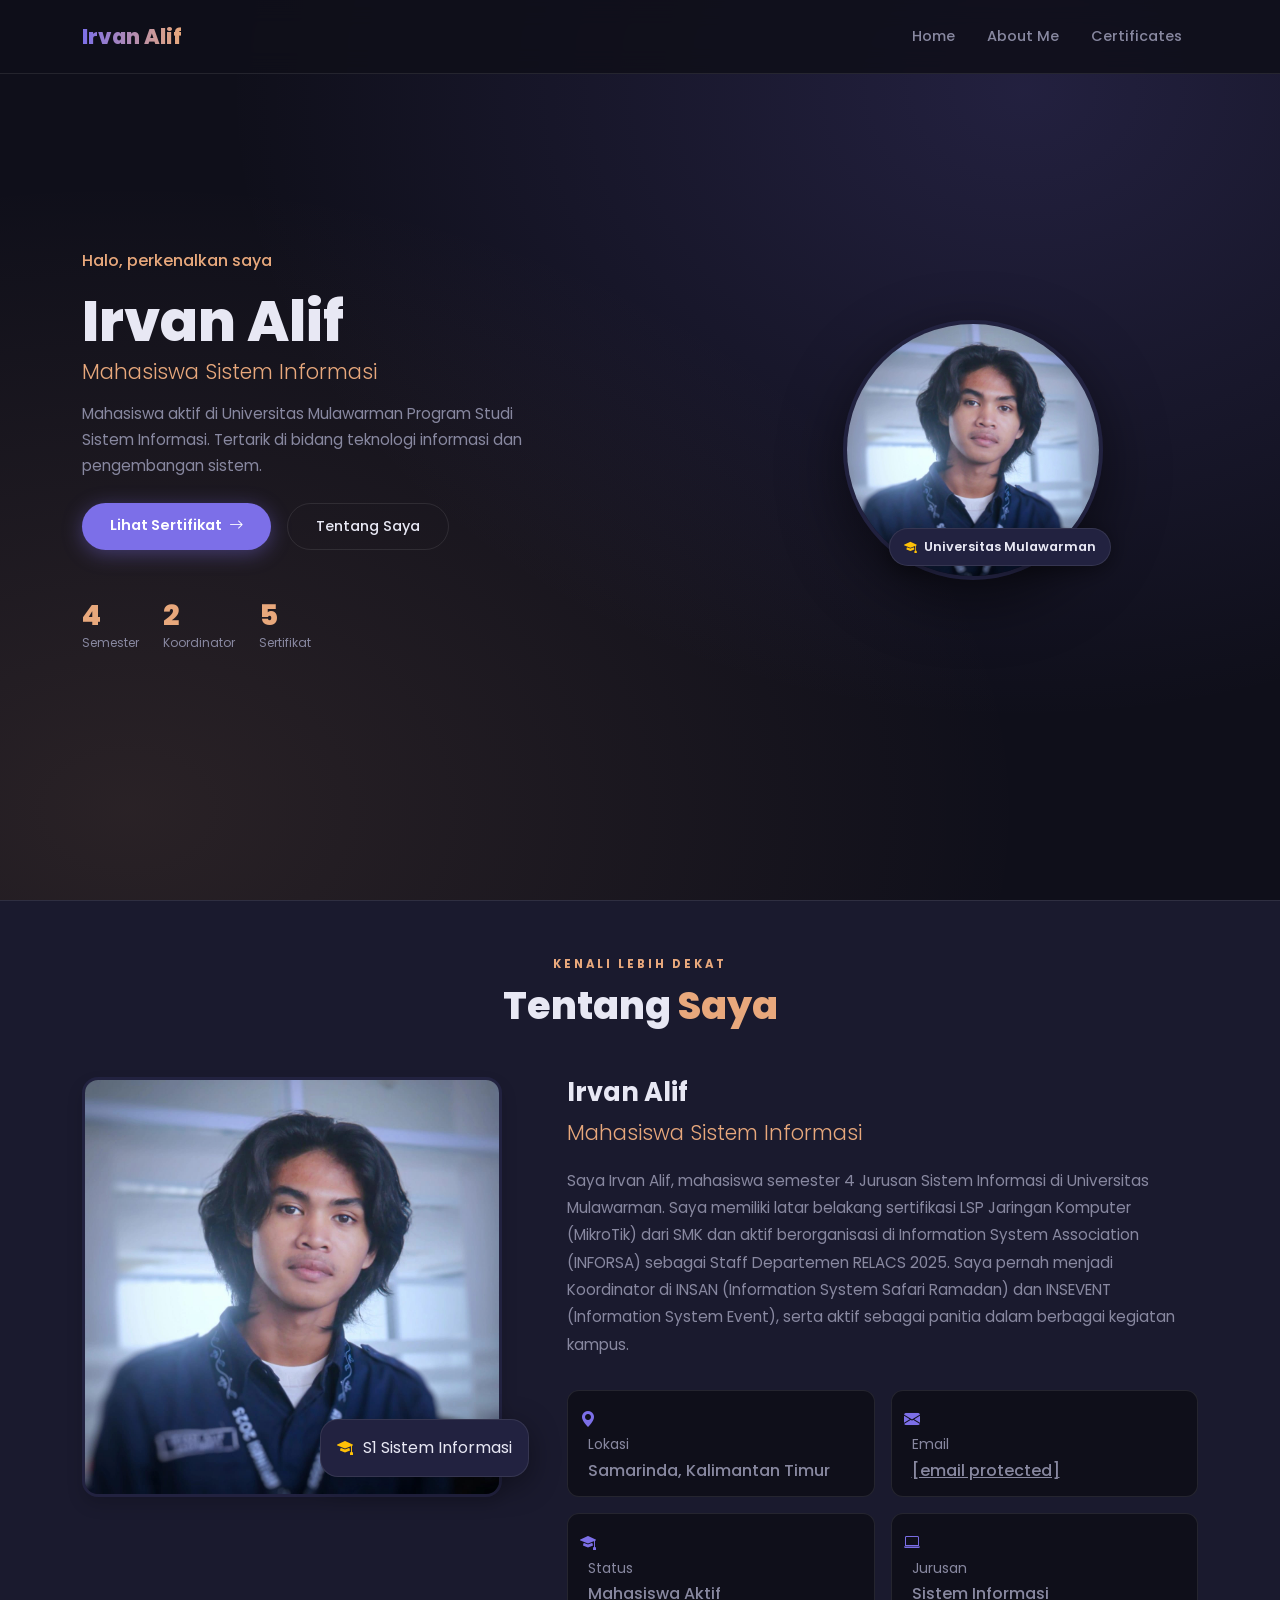
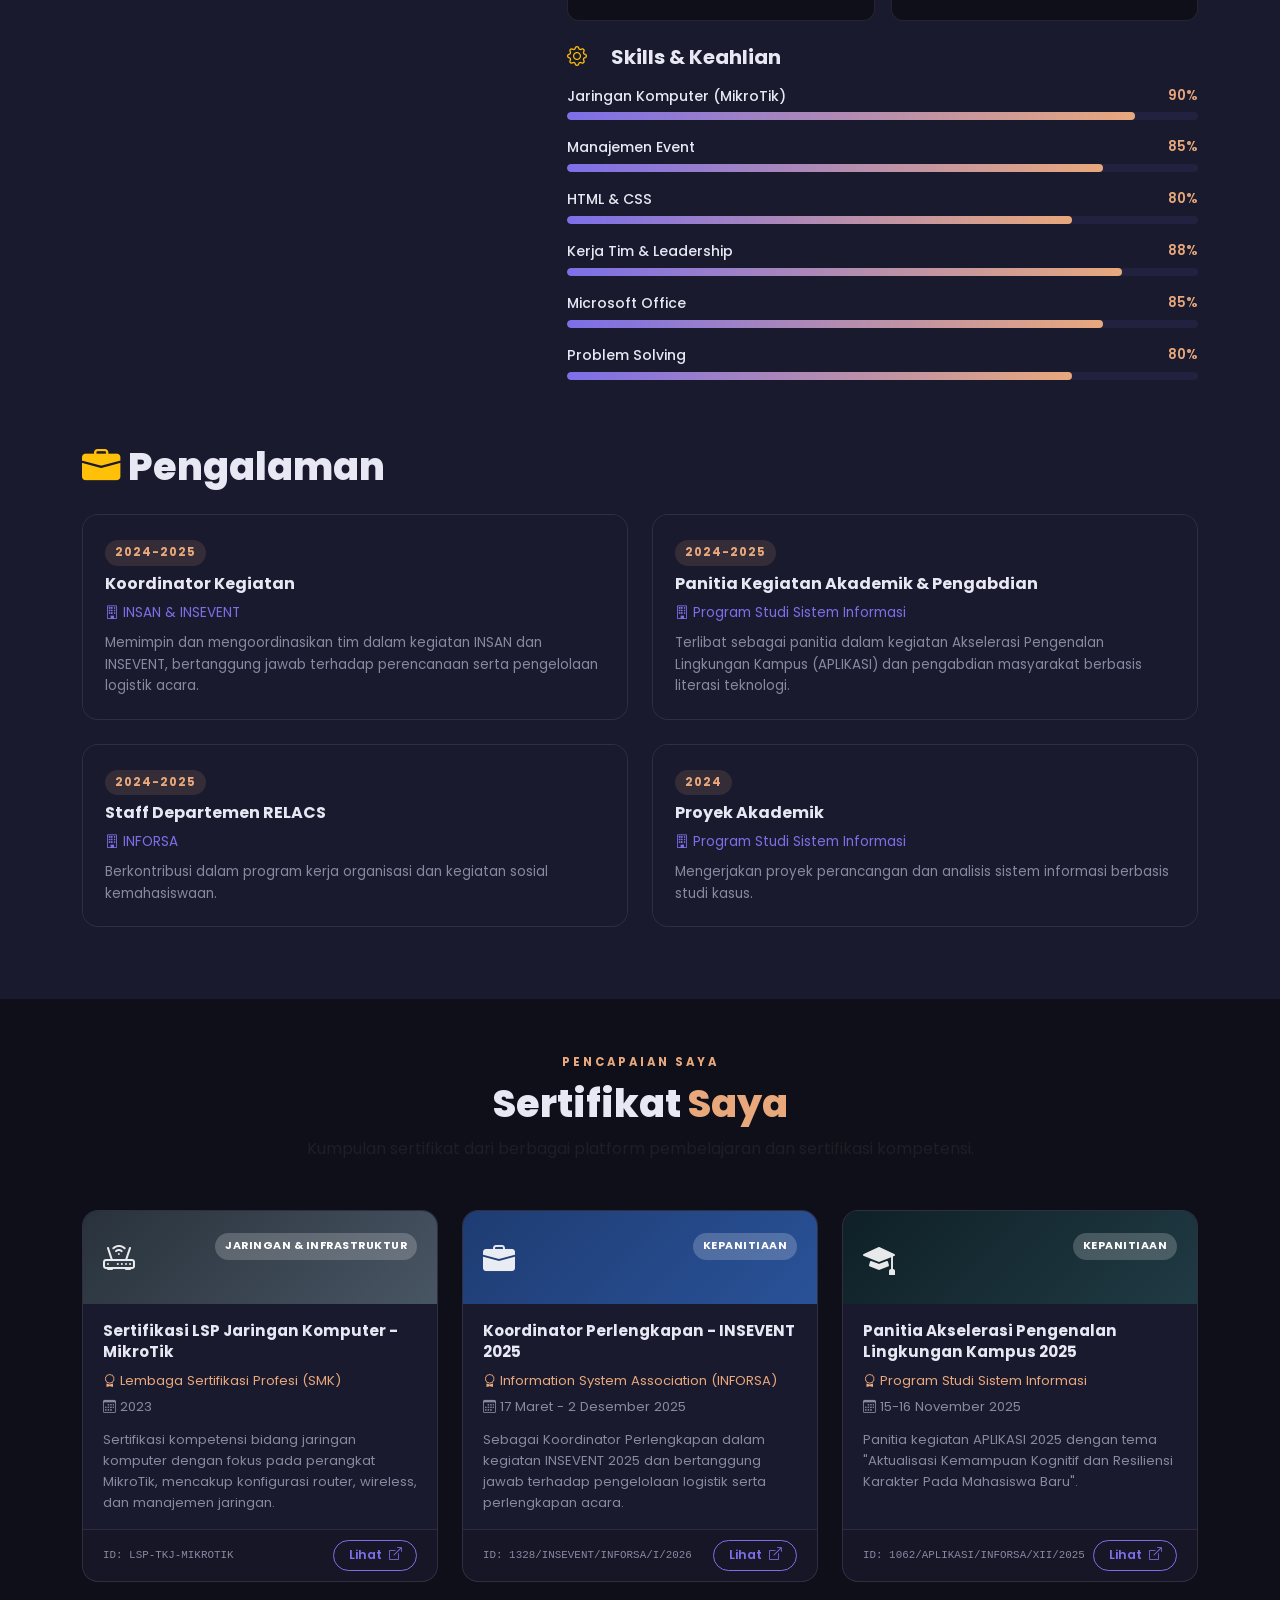
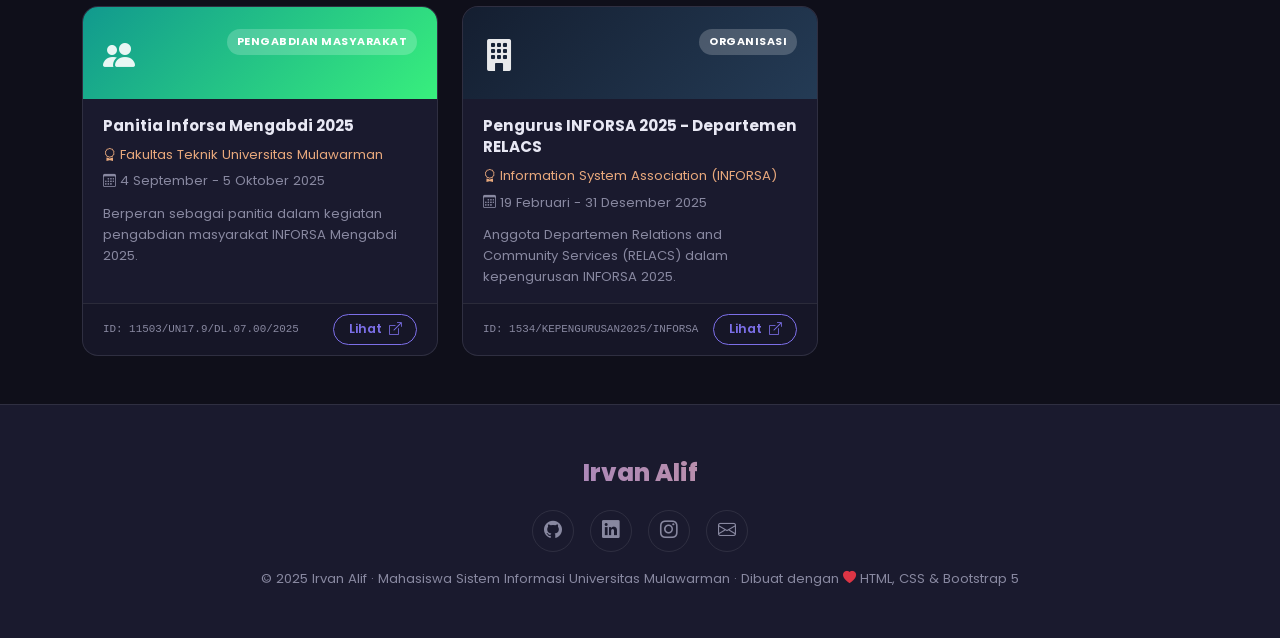
<file: portofolio/index.html>
<!DOCTYPE html>
<html lang="id">

<head>
  <meta charset="UTF-8" />
  <meta name="viewport" content="width=device-width, initial-scale=1.0" />
  <title>Portofolio - Irvan Alif</title>

  <!-- Bootstrap CSS -->
  <link href="https://cdn.jsdelivr.net/npm/bootstrap@5.3.8/dist/css/bootstrap.min.css" rel="stylesheet"
    integrity="sha384-sRIl4kxILFvY47J16cr9ZwB07vP4J8+LH7qKQnuqkuIAvNWLzeN8tE5YBujZqJLB" crossorigin="anonymous">
  <!-- Bootstrap Icons -->
  <link href="https://cdn.jsdelivr.net/npm/bootstrap-icons@1.11.3/font/bootstrap-icons.min.css" rel="stylesheet" />
  <!-- Google Fonts -->
  <link href="https://fonts.googleapis.com/css2?family=Poppins:wght@300;400;500;600;700;800&display=swap"
    rel="stylesheet" />
  <!-- Custom CSS -->
  <link rel="stylesheet" href="Style/style.css" />
</head>

<body>

  <!-- NAVBAR -->
  <nav class="navbar navbar-expand-lg fixed-top">
    <div class="container">
      <a class="navbar-brand" href="#home">Irvan Alif</a>
      <button class="navbar-toggler" type="button" data-bs-toggle="collapse" data-bs-target="#menuNavbar">
        <span class="navbar-toggler-icon"></span>
      </button>
      <div class="collapse navbar-collapse" id="menuNavbar">
        <ul class="navbar-nav ms-auto">
          <li class="nav-item"><a class="nav-link" href="#home">Home</a></li>
          <li class="nav-item"><a class="nav-link" href="#about">About Me</a></li>
          <li class="nav-item"><a class="nav-link" href="#certificates">Certificates</a></li>
        </ul>
      </div>
    </div>
  </nav>

  <!-- HOME -->
  <section id="home" class="hero-section">
    <div class="container">
      <div class="row align-items-center min-vh-100 py-5">

        <div class="col-lg-7 order-2 order-lg-1 mt-4 mt-lg-0">
          <p class="hero-sapaan">Halo, perkenalkan saya</p>
          <h1 class="hero-nama">Irvan Alif</h1>
          <h2 class="hero-jabatan">Mahasiswa Sistem Informasi</h2>
          <p class="hero-deskripsi mt-3">Mahasiswa aktif di Universitas Mulawarman Program Studi Sistem Informasi. Tertarik di bidang teknologi
            informasi dan pengembangan sistem.</p>

          <div class="d-flex gap-3 mt-4 flex-wrap">
            <a href="#certificates" class="btn btn-utama">Lihat Sertifikat <i class="bi bi-arrow-right ms-1"></i></a>
            <a href="#about" class="btn btn-outline">Tentang Saya</a>
          </div>

          <div class="d-flex gap-4 mt-5 flex-wrap">
            <div class="stat-kotak">
              <div class="stat-angka">4</div>
              <div class="stat-label">Semester</div>
            </div>
            <div class="stat-kotak">
              <div class="stat-angka">2</div>
              <div class="stat-label">Koordinator</div>
            </div>
            <div class="stat-kotak">
              <div class="stat-angka">5</div>
              <div class="stat-label">Sertifikat</div>
            </div>
          </div>
        </div>

        <div class="col-lg-5 order-1 order-lg-2 text-center">
          <div class="foto-wrapper">
            <img src="image/alip.jpeg" alt="Foto Profil Irvan Alif" class="foto-profil" />
            <div class="foto-badge">
              <i class="bi bi-mortarboard-fill text-warning me-1"></i>
              Universitas Mulawarman
            </div>
          </div>
        </div>

      </div>
    </div>
  </section>

  <!-- ABOUT ME -->
  <section id="about" class="about-section py-5">
    <div class="container">

      <div class="text-center mb-5">
        <span class="label-section">Kenali Lebih Dekat</span>
        <h2 class="judul-section">Tentang <span class="teks-aksen">Saya</span></h2>
      </div>

      <div class="row g-5 align-items-start">

        <div class="col-lg-5">
          <div class="about-foto-box">
            <img src="image/alip.jpeg" alt="Foto About Irvan" class="about-foto img-fluid rounded-4 shadow" />
            <div class="about-kartu-edu">
              <i class="bi bi-mortarboard-fill text-warning"></i>
              <span>S1 Sistem Informasi</span>
            </div>
          </div>
        </div>

        <div class="col-lg-7">
          <h3 class="about-nama">Irvan Alif</h3>
          <p class="hero-jabatan">Mahasiswa Sistem Informasi</p>
          <p class="about-bio">Saya Irvan Alif, mahasiswa semester 4 Jurusan Sistem Informasi di Universitas Mulawarman.
            Saya memiliki latar belakang sertifikasi LSP Jaringan Komputer (MikroTik) dari SMK dan aktif berorganisasi
            di Information System Association (INFORSA) sebagai Staff Departemen RELACS 2025. Saya pernah menjadi
            Koordinator di INSAN (Information System Safari Ramadan) dan INSEVENT (Information System Event), serta
            aktif sebagai panitia dalam berbagai kegiatan kampus.</p>

<div class="row g-3 mt-3 mb-4">
  <div class="col-12 col-sm-6">
    <div class="card info-item">
      <i class="bi bi-geo-alt-fill info-ikon"></i>
      <div class="ms-2">
        <small class="d-block" style="color: var(--redup)">Lokasi</small>
        <span class="fw-500" style="color: var(--redup)">Samarinda, Kalimantan Timur</span>
      </div>
    </div>
  </div>
  <div class="col-12 col-sm-6">
    <div class="card info-item">
      <i class="bi bi-envelope-fill info-ikon"></i>
      <div class="ms-2">
        <small class="d-block" style="color: var(--redup)">Email</small>
        <span class="fw-500"><a href="/cdn-cgi/l/email-protection" class="__cf_email__"
            data-cfemail="a0c9d2d6c1ce8ec1ccc9c6e0c5d8c1cdd0ccc58ec3cfcd"
            style="color: var(--redup)">[email&#160;protected]</a></span>
      </div>
    </div>
  </div>
  <div class="col-12 col-sm-6">
    <div class="card info-item">
      <i class="bi bi-mortarboard-fill info-ikon"></i>
      <div class="ms-2">
        <small class="d-block" style="color: var(--redup)">Status</small>
        <span class="fw-500" style="color: var(--redup)">Mahasiswa Aktif</span>
      </div>
    </div>
  </div>
  <div class="col-12 col-sm-6">
    <div class="card info-item">
      <i class="bi bi-laptop info-ikon"></i>
      <div class="ms-2">
        <small class="d-block" style="color: var(--redup)">Jurusan</small>
        <span class="fw-500" style="color: var(--redup)">Sistem Informasi</span>
      </div>
    </div>
  </div>
</div>

          <h5 class="judul-skills mb-3">
            <i class="bi bi-gear text-warning me-4"></i>Skills & Keahlian
          </h5>

          <div class="mb-3">
            <div class="d-flex justify-content-between mb-1">
              <span class="skill-nama">Jaringan Komputer (MikroTik)</span>
              <span class="skill-persen">90%</span>
            </div>
            <div class="progress skill-progress">
              <div class="progress-bar" role="progressbar" style="width: 90%" aria-valuenow="90" aria-valuemin="0"
                aria-valuemax="100"></div>
            </div>
          </div>

          <div class="mb-3">
            <div class="d-flex justify-content-between mb-1">
              <span class="skill-nama">Manajemen Event</span>
              <span class="skill-persen">85%</span>
            </div>
            <div class="progress skill-progress">
              <div class="progress-bar" role="progressbar" style="width: 85%" aria-valuenow="85" aria-valuemin="0"
                aria-valuemax="100"></div>
            </div>
          </div>

          <div class="mb-3">
            <div class="d-flex justify-content-between mb-1">
              <span class="skill-nama">HTML & CSS</span>
              <span class="skill-persen">80%</span>
            </div>
            <div class="progress skill-progress">
              <div class="progress-bar" role="progressbar" style="width: 80%" aria-valuenow="80" aria-valuemin="0"
                aria-valuemax="100"></div>
            </div>
          </div>

          <div class="mb-3">
            <div class="d-flex justify-content-between mb-1">
              <span class="skill-nama">Kerja Tim & Leadership</span>
              <span class="skill-persen">88%</span>
            </div>
            <div class="progress skill-progress">
              <div class="progress-bar" role="progressbar" style="width: 88%" aria-valuenow="88" aria-valuemin="0"
                aria-valuemax="100"></div>
            </div>
          </div>

          <div class="mb-3">
            <div class="d-flex justify-content-between mb-1">
              <span class="skill-nama">Microsoft Office</span>
              <span class="skill-persen">85%</span>
            </div>
            <div class="progress skill-progress">
              <div class="progress-bar" role="progressbar" style="width: 85%" aria-valuenow="85" aria-valuemin="0"
                aria-valuemax="100"></div>
            </div>
          </div>

          <div class="mb-3">
            <div class="d-flex justify-content-between mb-1">
              <span class="skill-nama">Problem Solving</span>
              <span class="skill-persen">80%</span>
            </div>
            <div class="progress skill-progress">
              <div class="progress-bar" role="progressbar" style="width: 80%" aria-valuenow="80" aria-valuemin="0"
                aria-valuemax="100"></div>
            </div>
          </div>

        </div>
      </div>

      <!-- Pengalaman -->
      <div class="mt-5 mb-4">
        <h4 class="judul-section mb-4">
          <i class="bi bi-briefcase-fill text-warning me-2"></i>Pengalaman
        </h4>
        <div class="row g-4">

          <div class="col-md-6">
            <div class="card exp-kartu h-100 border-0">
              <div class="card-body">
                <span class="exp-periode">2024-2025</span>
                <h5 class="card-title exp-jabatan mt-2">Koordinator Kegiatan</h5>
                <p class="exp-perusahaan"><i class="bi bi-building me-1"></i>INSAN & INSEVENT</p>
                <p class="card-text exp-deskripsi">Memimpin dan mengoordinasikan tim dalam kegiatan INSAN dan INSEVENT,
                  bertanggung jawab terhadap perencanaan serta pengelolaan logistik acara.</p>
              </div>
            </div>
          </div>

          <div class="col-md-6">
            <div class="card exp-kartu h-100 border-0">
              <div class="card-body">
                <span class="exp-periode">2024-2025</span>
                <h5 class="card-title exp-jabatan mt-2">Panitia Kegiatan Akademik & Pengabdian</h5>
                <p class="exp-perusahaan"><i class="bi bi-building me-1"></i>Program Studi Sistem Informasi</p>
                <p class="card-text exp-deskripsi">Terlibat sebagai panitia dalam kegiatan Akselerasi Pengenalan
                  Lingkungan Kampus (APLIKASI) dan pengabdian masyarakat berbasis literasi teknologi.</p>
              </div>
            </div>
          </div>

          <div class="col-md-6">
            <div class="card exp-kartu h-100 border-0">
              <div class="card-body">
                <span class="exp-periode">2024-2025</span>
                <h5 class="card-title exp-jabatan mt-2">Staff Departemen RELACS</h5>
                <p class="exp-perusahaan"><i class="bi bi-building me-1"></i>INFORSA</p>
                <p class="card-text exp-deskripsi">Berkontribusi dalam program kerja organisasi dan kegiatan sosial
                  kemahasiswaan.</p>
              </div>
            </div>
          </div>

          <div class="col-md-6">
            <div class="card exp-kartu h-100 border-0">
              <div class="card-body">
                <span class="exp-periode">2024</span>
                <h5 class="card-title exp-jabatan mt-2">Proyek Akademik</h5>
                <p class="exp-perusahaan"><i class="bi bi-building me-1"></i>Program Studi Sistem Informasi</p>
                <p class="card-text exp-deskripsi">Mengerjakan proyek perancangan dan analisis sistem informasi berbasis
                  studi kasus.</p>
              </div>
            </div>
          </div>

        </div>
      </div>

    </div>
  </section>

  <!-- CERTIFICATES -->
  <section id="certificates" class="cert-section py-5">
    <div class="container">

      <div class="text-center mb-5">
        <span class="label-section">Pencapaian Saya</span>
        <h2 class="judul-section">Sertifikat <span class="teks-aksen">Saya</span></h2>
        <p class="text-muted mt-2">Kumpulan sertifikat dari berbagai platform pembelajaran dan sertifikasi kompetensi.
        </p>
      </div>

      <div class="row g-4">

        <div class="col-md-6 col-lg-4">
          <div class="card cert-kartu h-100 border-0">
            <div class="card-header" style="background: linear-gradient(135deg, #29323c, #485563)">
              <i class="bi bi-router cert-ikon"></i>
              <span class="cert-badge-kat">Jaringan & Infrastruktur</span>
            </div>
            <div class="card-body">
              <h5 class="card-title cert-judul">Sertifikasi LSP Jaringan Komputer - MikroTik</h5>
              <p class="cert-penerbit"><i class="bi bi-award me-1"></i>Lembaga Sertifikasi Profesi (SMK)</p>
              <p class="cert-tanggal"><i class="bi bi-calendar3 me-1"></i>2023</p>
              <p class="card-text cert-deskripsi">Sertifikasi kompetensi bidang jaringan komputer dengan fokus pada
                perangkat MikroTik, mencakup konfigurasi router, wireless, dan manajemen jaringan.</p>
            </div>
            <div class="card-footer">
              <small class="cert-id">ID: LSP-TKJ-MIKROTIK</small>
              <a href="#" class="btn tombol-cert">Lihat <i class="bi bi-box-arrow-up-right ms-1"></i></a>
            </div>
          </div>
        </div>

        <div class="col-md-6 col-lg-4">
          <div class="card cert-kartu h-100 border-0">
            <div class="card-header" style="background: linear-gradient(135deg, #1e3c72, #2a5298)">
              <i class="bi bi-briefcase-fill cert-ikon"></i>
              <span class="cert-badge-kat">Kepanitiaan</span>
            </div>
            <div class="card-body">
              <h5 class="card-title cert-judul">Koordinator Perlengkapan - INSEVENT 2025</h5>
              <p class="cert-penerbit"><i class="bi bi-award me-1"></i>Information System Association (INFORSA)</p>
              <p class="cert-tanggal"><i class="bi bi-calendar3 me-1"></i>17 Maret - 2 Desember 2025</p>
              <p class="card-text cert-deskripsi">Sebagai Koordinator Perlengkapan dalam kegiatan INSEVENT 2025 dan
                bertanggung jawab terhadap pengelolaan logistik serta perlengkapan acara.</p>
            </div>
            <div class="card-footer">
              <small class="cert-id">ID: 1328/INSEVENT/INFORSA/I/2026</small>
              <a href="#" class="btn tombol-cert">Lihat <i class="bi bi-box-arrow-up-right ms-1"></i></a>
            </div>
          </div>
        </div>

        <div class="col-md-6 col-lg-4">
          <div class="card cert-kartu h-100 border-0">
            <div class="card-header" style="background: linear-gradient(135deg, #0f2027, #203a43)">
              <i class="bi bi-mortarboard-fill cert-ikon"></i>
              <span class="cert-badge-kat">Kepanitiaan</span>
            </div>
            <div class="card-body">
              <h5 class="card-title cert-judul">Panitia Akselerasi Pengenalan Lingkungan Kampus 2025</h5>
              <p class="cert-penerbit"><i class="bi bi-award me-1"></i>Program Studi Sistem Informasi</p>
              <p class="cert-tanggal"><i class="bi bi-calendar3 me-1"></i>15-16 November 2025</p>
              <p class="card-text cert-deskripsi">Panitia kegiatan APLIKASI 2025 dengan tema "Aktualisasi Kemampuan
                Kognitif dan Resiliensi Karakter Pada Mahasiswa Baru".</p>
            </div>
            <div class="card-footer">
              <small class="cert-id">ID: 1062/APLIKASI/INFORSA/XII/2025</small>
              <a href="#" class="btn tombol-cert">Lihat <i class="bi bi-box-arrow-up-right ms-1"></i></a>
            </div>
          </div>
        </div>

        <div class="col-md-6 col-lg-4">
          <div class="card cert-kartu h-100 border-0">
            <div class="card-header" style="background: linear-gradient(135deg, #11998e, #38ef7d)">
              <i class="bi bi-people-fill cert-ikon"></i>
              <span class="cert-badge-kat">Pengabdian Masyarakat</span>
            </div>
            <div class="card-body">
              <h5 class="card-title cert-judul">Panitia Inforsa Mengabdi 2025</h5>
              <p class="cert-penerbit"><i class="bi bi-award me-1"></i>Fakultas Teknik Universitas Mulawarman</p>
              <p class="cert-tanggal"><i class="bi bi-calendar3 me-1"></i>4 September - 5 Oktober 2025</p>
              <p class="card-text cert-deskripsi">Berperan sebagai panitia dalam kegiatan pengabdian masyarakat INFORSA
                Mengabdi 2025.</p>
            </div>
            <div class="card-footer">
              <small class="cert-id">ID: 11503/UN17.9/DL.07.00/2025</small>
              <a href="#" class="btn tombol-cert">Lihat <i class="bi bi-box-arrow-up-right ms-1"></i></a>
            </div>
          </div>
        </div>

        <div class="col-md-6 col-lg-4">
          <div class="card cert-kartu h-100 border-0">
            <div class="card-header" style="background: linear-gradient(135deg, #141e30, #243b55)">
              <i class="bi bi-building-fill cert-ikon"></i>
              <span class="cert-badge-kat">Organisasi</span>
            </div>
            <div class="card-body">
              <h5 class="card-title cert-judul">Pengurus INFORSA 2025 - Departemen RELACS</h5>
              <p class="cert-penerbit"><i class="bi bi-award me-1"></i>Information System Association (INFORSA)</p>
              <p class="cert-tanggal"><i class="bi bi-calendar3 me-1"></i>19 Februari - 31 Desember 2025</p>
              <p class="card-text cert-deskripsi">Anggota Departemen Relations and Community Services (RELACS) dalam
                kepengurusan INFORSA 2025.</p>
            </div>
            <div class="card-footer">
              <small class="cert-id">ID: 1534/KEPENGURUSAN2025/INFORSA</small>
              <a href="#" class="btn tombol-cert">Lihat <i class="bi bi-box-arrow-up-right ms-1"></i></a>
            </div>
          </div>
        </div>

      </div>
    </div>
  </section>

  <!-- FOOTER -->
  <footer class="footer-section py-5">
    <div class="container text-center">
      <p class="footer-nama">Irvan Alif</p>
      <div class="d-flex justify-content-center gap-3 my-3">
        <a href="#" class="sosmed-link"><i class="bi bi-github"></i></a>
        <a href="#" class="sosmed-link"><i class="bi bi-linkedin"></i></a>
        <a href="#" class="sosmed-link"><i class="bi bi-instagram"></i></a>
        <a href="/cdn-cgi/l/email-protection#670e1511060949060b0e0127021f060a170b024904080a" class="sosmed-link"><i
            class="bi bi-envelope"></i></a>
      </div>
      <p class="footer-copy">
        © 2025 Irvan Alif · Mahasiswa Sistem Informasi Universitas Mulawarman ·
        Dibuat dengan <i class="bi bi-heart-fill text-danger"></i>
        HTML, CSS & Bootstrap 5
      </p>
    </div>
    <script src="https://cdn.jsdelivr.net/npm/bootstrap@5.3.8/dist/js/bootstrap.bundle.min.js"
      integrity="sha384-FKyoEForCGlyvwx9Hj09JcYn3nv7wiPVlz7YYwJrWVcXK/BmnVDxM+D2scQbITxI" crossorigin="anonymous">
    </script>
  </footer>
</file>
<file: portofolio/Style/style.css>
:root {
        --bg: #0f0f1a;
        --surface: #1a1a2e;
        --surface2: #222240;
        --garis: rgba(255, 255, 255, 0.09);
        --aksen: #7c6fe8;
        --aksen2: #e8a87c;
        --teks: #e8e8f4;
        --redup: #8888a0;
        --radius: 16px;
        --transisi: 0.3s ease;
    }

    * {
        box-sizing: border-box;
    }

    html {
        scroll-behavior: smooth;
    }

    body {
        background-color: var(--bg);
        color: var(--teks);
        font-family: 'Poppins', sans-serif;
        line-height: 1.7;
        overflow-x: hidden;
    }

    ::selection {
        background: var(--aksen);
        color: white;
    }

    .fw-500 {
        font-weight: 500;
    }

    .teks-aksen {
        color: var(--aksen2);
    }

    ::-webkit-scrollbar {
        width: 5px;
    }

    ::-webkit-scrollbar-track {
        background: var(--bg);
    }

    ::-webkit-scrollbar-thumb {
        background: var(--aksen);
        border-radius: 3px;
    }


    /* ===== NAVBAR ===== */
    .navbar {
        background: rgba(15, 15, 26, 0.88);
        backdrop-filter: blur(12px);
        -webkit-backdrop-filter: blur(12px);
        border-bottom: 1px solid var(--garis);
        padding: 14px 0;
    }

    .navbar-brand {
        font-size: 1.3rem;
        font-weight: 800;
        background: linear-gradient(90deg, var(--aksen), var(--aksen2));
        -webkit-background-clip: text;
        -webkit-text-fill-color: transparent;
        background-clip: text;
    }

    .nav-link {
        color: var(--redup) !important;
        font-weight: 500;
        font-size: 0.9rem;
        padding: 8px 16px !important;
        border-radius: 8px;
        transition: var(--transisi);
    }

    .nav-link:hover {
        color: var(--teks) !important;
        background: rgba(255, 255, 255, 0.06);
    }

    .navbar-toggler {
        border: 1px solid var(--garis);
    }

    .navbar-toggler-icon {
        filter: invert(1);
    }


    /* ===== HERO ===== */
    .hero-section {
        background: var(--bg);
        background-image:
            radial-gradient(ellipse at 80% 10%, rgba(124, 111, 232, 0.18) 0%, transparent 55%),
            radial-gradient(ellipse at 10% 90%, rgba(232, 168, 124, 0.12) 0%, transparent 55%);
    }

    .hero-sapaan {
        font-size: 1rem;
        color: var(--aksen2);
        font-weight: 500;
    }

    .hero-nama {
        font-size: clamp(2rem, 5vw, 3.5rem);
        font-weight: 800;
        color: var(--teks);
        line-height: 1.15;
        margin: 6px 0;
    }

    .hero-jabatan {
        font-size: clamp(1rem, 2.5vw, 1.3rem);
        font-weight: 300;
        color: var(--aksen2);
    }

    .hero-deskripsi {
        color: var(--redup);
        max-width: 480px;
        font-size: 0.95rem;
    }

    .btn-utama {
        background: var(--aksen);
        color: white;
        border: none;
        padding: 12px 28px;
        border-radius: 50px;
        font-weight: 600;
        font-size: 0.9rem;
        transition: var(--transisi);
        box-shadow: 0 4px 20px rgba(124, 111, 232, 0.4);
    }

    .btn-utama:hover {
        background: #6252cc;
        color: white;
        transform: translateY(-2px);
    }

    .btn-outline {
        background: transparent;
        color: var(--teks);
        border: 1.5px solid var(--garis);
        padding: 12px 28px;
        border-radius: 50px;
        font-weight: 500;
        font-size: 0.9rem;
        transition: var(--transisi);
    }

    .btn-outline:hover {
        border-color: var(--aksen);
        color: var(--aksen);
    }

    .stat-kotak {
        display: flex;
        flex-direction: column;
    }

    .stat-angka {
        font-size: 1.8rem;
        font-weight: 800;
        color: var(--aksen2);
        line-height: 1.2;
    }

    .stat-label {
        font-size: 0.75rem;
        color: var(--redup);
    }

    .foto-wrapper {
        position: relative;
        display: inline-block;
    }

    .foto-profil {
        width: 260px;
        height: 260px;
        border-radius: 50%;
        border: 4px solid var(--surface2);
        object-fit: cover;
        box-shadow: 0 20px 60px rgba(0, 0, 0, 0.5);
        animation: mengambang 4s ease-in-out infinite;
    }

    @keyframes mengambang {

        0%,
        100% {
            transform: translateY(0);
        }

        50% {
            transform: translateY(-14px);
        }
    }

    .foto-badge {
        position: absolute;
        bottom: 14px;
        right: -8px;
        background: var(--surface2);
        border: 1px solid var(--garis);
        padding: 7px 14px;
        border-radius: 50px;
        font-size: 0.8rem;
        font-weight: 600;
        color: var(--teks);
        box-shadow: 0 4px 20px rgba(0, 0, 0, 0.4);
        white-space: nowrap;
    }


    /* ===== JUDUL SECTION ===== */
    .label-section {
        display: inline-block;
        font-size: 0.72rem;
        letter-spacing: 3px;
        text-transform: uppercase;
        color: var(--aksen2);
        font-weight: 700;
        margin-bottom: 8px;
    }

    .judul-section {
        font-size: clamp(1.6rem, 4vw, 2.4rem);
        font-weight: 800;
        color: var(--teks);
        line-height: 1.2;
    }


    /* ===== ABOUT ===== */
    .about-section {
        background: var(--surface);
        border-top: 1px solid var(--garis);
    }

    .about-foto-box {
        position: relative;
    }

    .about-foto {
        width: 100%;
        max-width: 420px;
        border: 3px solid var(--surface2);
        display: block;
    }

    .about-kartu-edu {
        position: absolute;
        bottom: 20px;
        right: -10px;
        background: var(--surface2);
        border: 1px solid var(--garis);
        border-radius: 18px;
        padding: 14px 16px;
        display: flex;
        align-items: center;
        box-shadow: 0 8px 30px rgba(0, 0, 0, 0.4);
        max-width: 230px;
        gap: 10px;
        animation: mengambang 9s ease-in-out infinite;
    }

    .about-nama {
        font-size: 1.6rem;
        font-weight: 700;
        color: var(--teks);
    }

    .about-bio {
        color: var(--redup);
        font-size: 0.95rem;
        line-height: 1.8;
    }

    .info-item {
        display: flex;
        align-items: flex-start;
        padding: 12px;
        background: var(--bg) !important;
        border: 1px solid var(--garis) !important;
        border-radius: 12px !important;
        transition: var(--transisi);
    }

    .info-item:hover {
        border-color: var(--aksen) !important;
        background: rgba(124, 111, 232, 0.07) !important;
    }

    .info-ikon {
        font-size: 1rem;
        color: var(--aksen);
        margin-top: 3px;
    }

    .judul-skills {
        font-weight: 700;
        color: var(--teks);
    }

    .skill-nama {
        font-size: 0.88rem;
        font-weight: 500;
        color: var(--teks);
    }

    .skill-persen {
        font-size: 0.82rem;
        color: var(--aksen2);
        font-weight: 600;
    }

    .skill-progress {
        height: 8px !important;
        background: var(--surface2) !important;
        border-radius: 4px !important;
    }

    .skill-progress .progress-bar {
        background: linear-gradient(90deg, var(--aksen), var(--aksen2)) !important;
        border-radius: 4px !important;
        transition: width 1s ease !important;
    }

    .exp-kartu {
        background: var(--surface);
        border: 1px solid var(--garis) !important;
        border-radius: var(--radius) !important;
        overflow: hidden;
        transition: var(--transisi);
    }

    .exp-kartu:hover {
        transform: translateY(-7px);
        box-shadow: 0 18px 45px rgba(0, 0, 0, 0.4) !important;
        border-color: rgba(124, 111, 232, 0.3) !important;
    }

    .exp-kartu .card-body {
        background: var(--surface);
        padding: 22px;
    }

    .exp-periode {
        display: inline-block;
        font-size: 0.72rem;
        font-weight: 700;
        text-transform: uppercase;
        letter-spacing: 1px;
        color: var(--aksen2);
        background: rgba(232, 168, 124, 0.12);
        padding: 3px 10px;
        border-radius: 20px;
    }

    .exp-jabatan {
        font-size: 1rem;
        font-weight: 700;
        color: var(--teks);
    }

    .exp-perusahaan {
        font-size: 0.85rem;
        color: var(--aksen);
        margin-bottom: 8px;
    }

    .exp-deskripsi {
        font-size: 0.84rem;
        color: var(--redup);
        line-height: 1.6;
        margin: 0;
    }


    /* ===== CERTIFICATES - BOOTSTRAP CARD ===== */
    .cert-section {
        background: var(--bg);
    }

    .cert-kartu {
        background: var(--surface);
        border: 1px solid var(--garis) !important;
        border-radius: var(--radius) !important;
        overflow: hidden;
        transition: var(--transisi);
    }

    .cert-kartu:hover {
        transform: translateY(-7px);
        box-shadow: 0 18px 45px rgba(0, 0, 0, 0.4) !important;
        border-color: rgba(124, 111, 232, 0.3) !important;
    }

    .cert-kartu .card-header {
        padding: 22px 20px 16px;
        border-bottom: none;
        display: flex;
        justify-content: space-between;
        align-items: flex-start;
    }

    .cert-ikon {
        font-size: 2rem;
        color: rgba(255, 255, 255, 0.9);
    }

    .cert-badge-kat {
        font-size: 0.68rem;
        font-weight: 700;
        text-transform: uppercase;
        letter-spacing: 0.5px;
        background: rgba(255, 255, 255, 0.2);
        color: white;
        padding: 4px 10px;
        border-radius: 20px;
    }

    .cert-kartu .card-body {
        padding: 16px 20px;
        background: var(--surface);
    }

    .cert-judul {
        font-size: 0.95rem;
        font-weight: 700;
        color: var(--teks);
        line-height: 1.4;
        margin-bottom: 8px;
    }

    .cert-penerbit {
        font-size: 0.82rem;
        color: var(--aksen2);
        margin-bottom: 4px;
    }

    .cert-tanggal {
        font-size: 0.82rem;
        color: var(--redup);
        margin-bottom: 10px;
    }

    .cert-deskripsi {
        font-size: 0.82rem;
        color: var(--redup);
        line-height: 1.6;
        margin: 0;
    }

    .cert-kartu .card-footer {
        padding: 10px 20px;
        background: rgba(0, 0, 0, 0.15);
        border-top: 1px solid var(--garis) !important;
        display: flex;
        justify-content: space-between;
        align-items: center;
    }

    .cert-id {
        font-size: 0.68rem;
        color: var(--redup);
        font-family: 'Courier New', monospace;
    }

    .tombol-cert {
        font-size: 0.78rem;
        padding: 5px 15px;
        border-radius: 50px;
        background: transparent;
        border: 1px solid var(--aksen);
        color: var(--aksen);
        font-weight: 600;
        transition: var(--transisi);
    }

    .tombol-cert:hover {
        background: var(--aksen);
        color: white;
    }


    /* ===== FOOTER ===== */
    .footer-section {
        background: var(--surface);
        border-top: 1px solid var(--garis);
    }

    .footer-nama {
        font-size: 1.5rem;
        font-weight: 800;
        margin: 0;
        background: linear-gradient(90deg, var(--aksen), var(--aksen2));
        -webkit-background-clip: text;
        -webkit-text-fill-color: transparent;
        background-clip: text;
    }

    .sosmed-link {
        display: inline-flex;
        align-items: center;
        justify-content: center;
        width: 42px;
        height: 42px;
        border-radius: 50%;
        border: 1px solid var(--garis);
        color: var(--redup);
        font-size: 1.1rem;
        text-decoration: none;
        transition: var(--transisi);
    }

    .sosmed-link:hover {
        background: var(--aksen);
        border-color: var(--aksen);
        color: white;
        transform: translateY(-3px);
    }

    .footer-copy {
        font-size: 0.82rem;
        color: var(--redup);
        margin: 0;
    }


    /* ===== ANIMASI ===== */
    @keyframes fadeUp {
        from {
            opacity: 0;
            transform: translateY(20px);
        }

        to {
            opacity: 1;
            transform: translateY(0);
        }
    }

    .hero-sapaan {
        animation: fadeUp 0.5s ease both 0.1s;
    }

    .hero-nama {
        animation: fadeUp 0.5s ease both 0.25s;
    }

    .hero-jabatan {
        animation: fadeUp 0.5s ease both 0.4s;
    }

    .hero-deskripsi {
        animation: fadeUp 0.5s ease both 0.5s;
    }


    /* ===== RESPONSIVE ===== */
    @media (max-width: 991px) {
        .about-kartu-edu {
            right: 0;
        }

        .foto-profil {
            width: 220px;
            height: 220px;
        }
    }

    @media (max-width: 767px) {
        .about-kartu-edu {
            display: none;
        }

        .foto-badge {
            right: 0;
            font-size: 0.74rem;
        }
    }

    @media (max-width: 575px) {

        .btn-utama,
        .btn-outline {
            width: 100%;
            text-align: center;
        }

        .hero-nama {
            font-size: 1.9rem;
        }
    }
</file>
